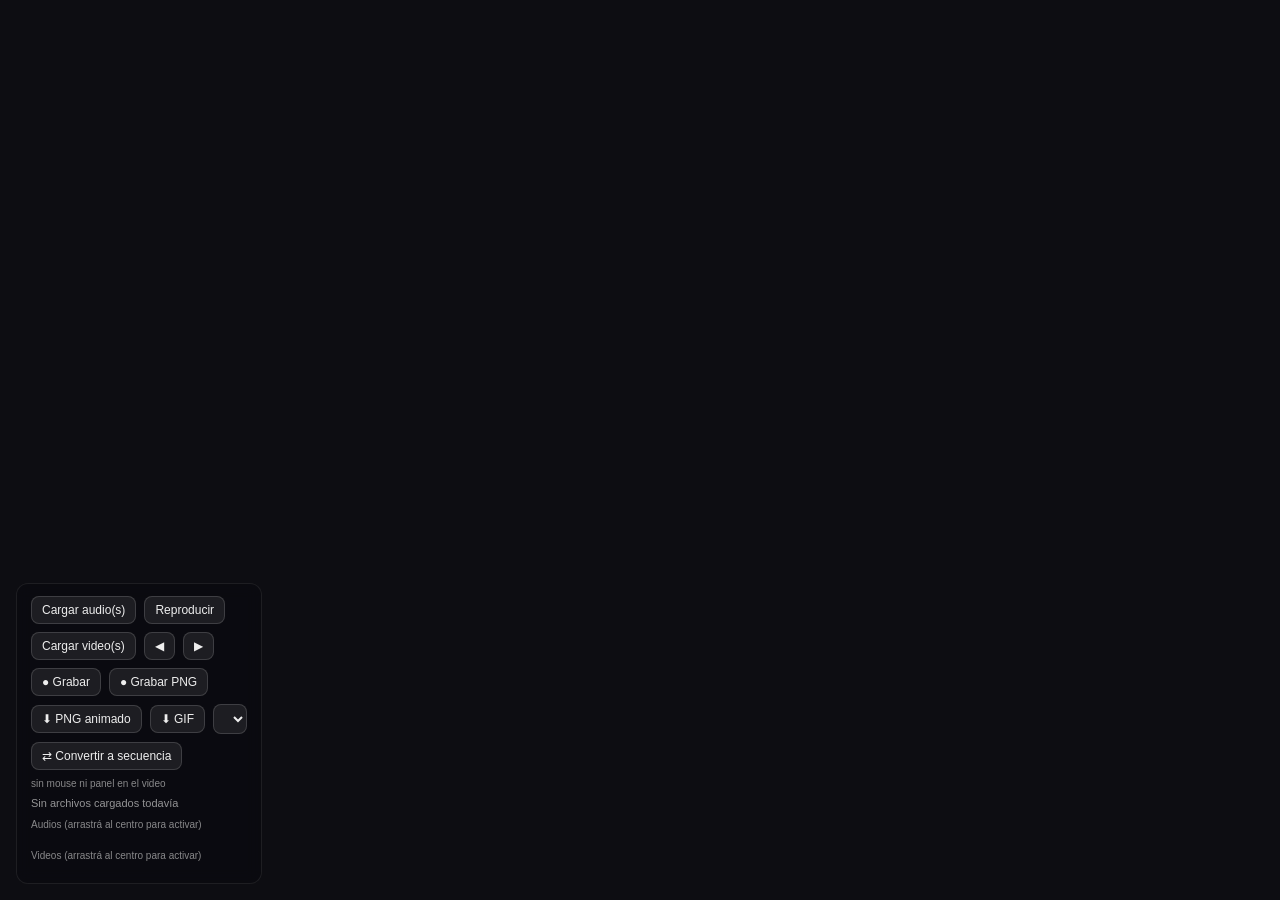
<file: index.html>
<!doctype html>
<html lang="es">
<head>
  <meta charset="UTF-8" />
  <meta name="viewport" content="width=device-width, initial-scale=1.0" />
  <title>Visualizador de sonido</title>
  <link rel="stylesheet" href="style.css?v=20261108195850" />
</head>
<body>
  <canvas id="stage"></canvas>
  <canvas id="overlay"></canvas>

  <div id="ui">
    <div class="row">
      <label class="fileBtn">
        Cargar audio(s)
        <input type="file" id="audioInput" accept="audio/*" multiple hidden />
      </label>
      <button id="playBtn">Reproducir</button>
    </div>
    <div class="row">
      <label class="fileBtn">
        Cargar video(s)
        <input type="file" id="videoInput" accept="video/*" multiple hidden />
      </label>
      <button id="prevVideo">◀</button>
      <button id="nextVideo">▶</button>
    </div>
    <div class="row">
      <button id="recBtn" title="Graba un video (el formato se elige en el panel, carpeta Grabación)">● Grabar</button>
      <button id="recPngBtn" title="Graba una imagen PNG por cuadro, con fondo transparente, mientras movés las cosas">● Grabar PNG</button>
    </div>
    <div class="row">
      <button id="pngBtn" title="Un solo archivo PNG que se mueve, con fondo transparente (solo los colores)">⬇ PNG animado</button>
      <button id="gifBtn" title="Un GIF animado: se mueve en cualquier lado">⬇ GIF</button>
      <select id="animDur" title="Cuánto dura la animación (PNG animado o GIF)"></select>
    </div>
    <div class="row">
      <label class="fileBtn" title="Elegí un PNG animado o un GIF que ya hiciste y lo convierte en la carpeta de imágenes (secuencia) que After Effects sí abre">
        ⇄ Convertir a secuencia
        <input type="file" id="convInput" accept="image/png,image/gif,image/webp,.png,.gif,.webp" hidden />
      </label>
    </div>
    <input type="file" id="presetInput" accept="application/json,.json" hidden />
    <div id="recInfo">sin mouse ni panel en el video</div>
    <div id="status">Sin archivos cargados todavía</div>

    <div class="mediaListTitle">Audios (arrastrá al centro para activar)</div>
    <div id="audioList" class="mediaList"></div>

    <div class="mediaListTitle">Videos (arrastrá al centro para activar)</div>
    <div id="videoList" class="mediaList"></div>
  </div>

  <div id="seqBar" hidden>
    <button id="seqPlay" title="Reproducir / pausar la línea de tiempo">▶</button>
    <div id="seqTrack" title="Click o arrastrá para ir a un momento. Click en una etapa para elegirla.">
      <div id="seqBlocks"></div>
      <div id="seqHead"></div>
    </div>
    <span id="seqTime">0.0 / 0.0 s</span>
  </div>

  <div id="animPreview" hidden>
    <div class="previewCard">
      <div class="previewTitle">Así quedó (se mueve):</div>
      <div class="previewStage"><img id="animImg" alt="vista previa de la animación" /></div>
      <div id="animInfo"></div>
      <div class="row">
        <button id="animSave">⬇ Guardar</button>
        <button id="animClose">Cerrar</button>
      </div>
    </div>
  </div>

  <script type="module" src="js/main.js?v=20261108195850"></script>
</body>
</html>
</file>
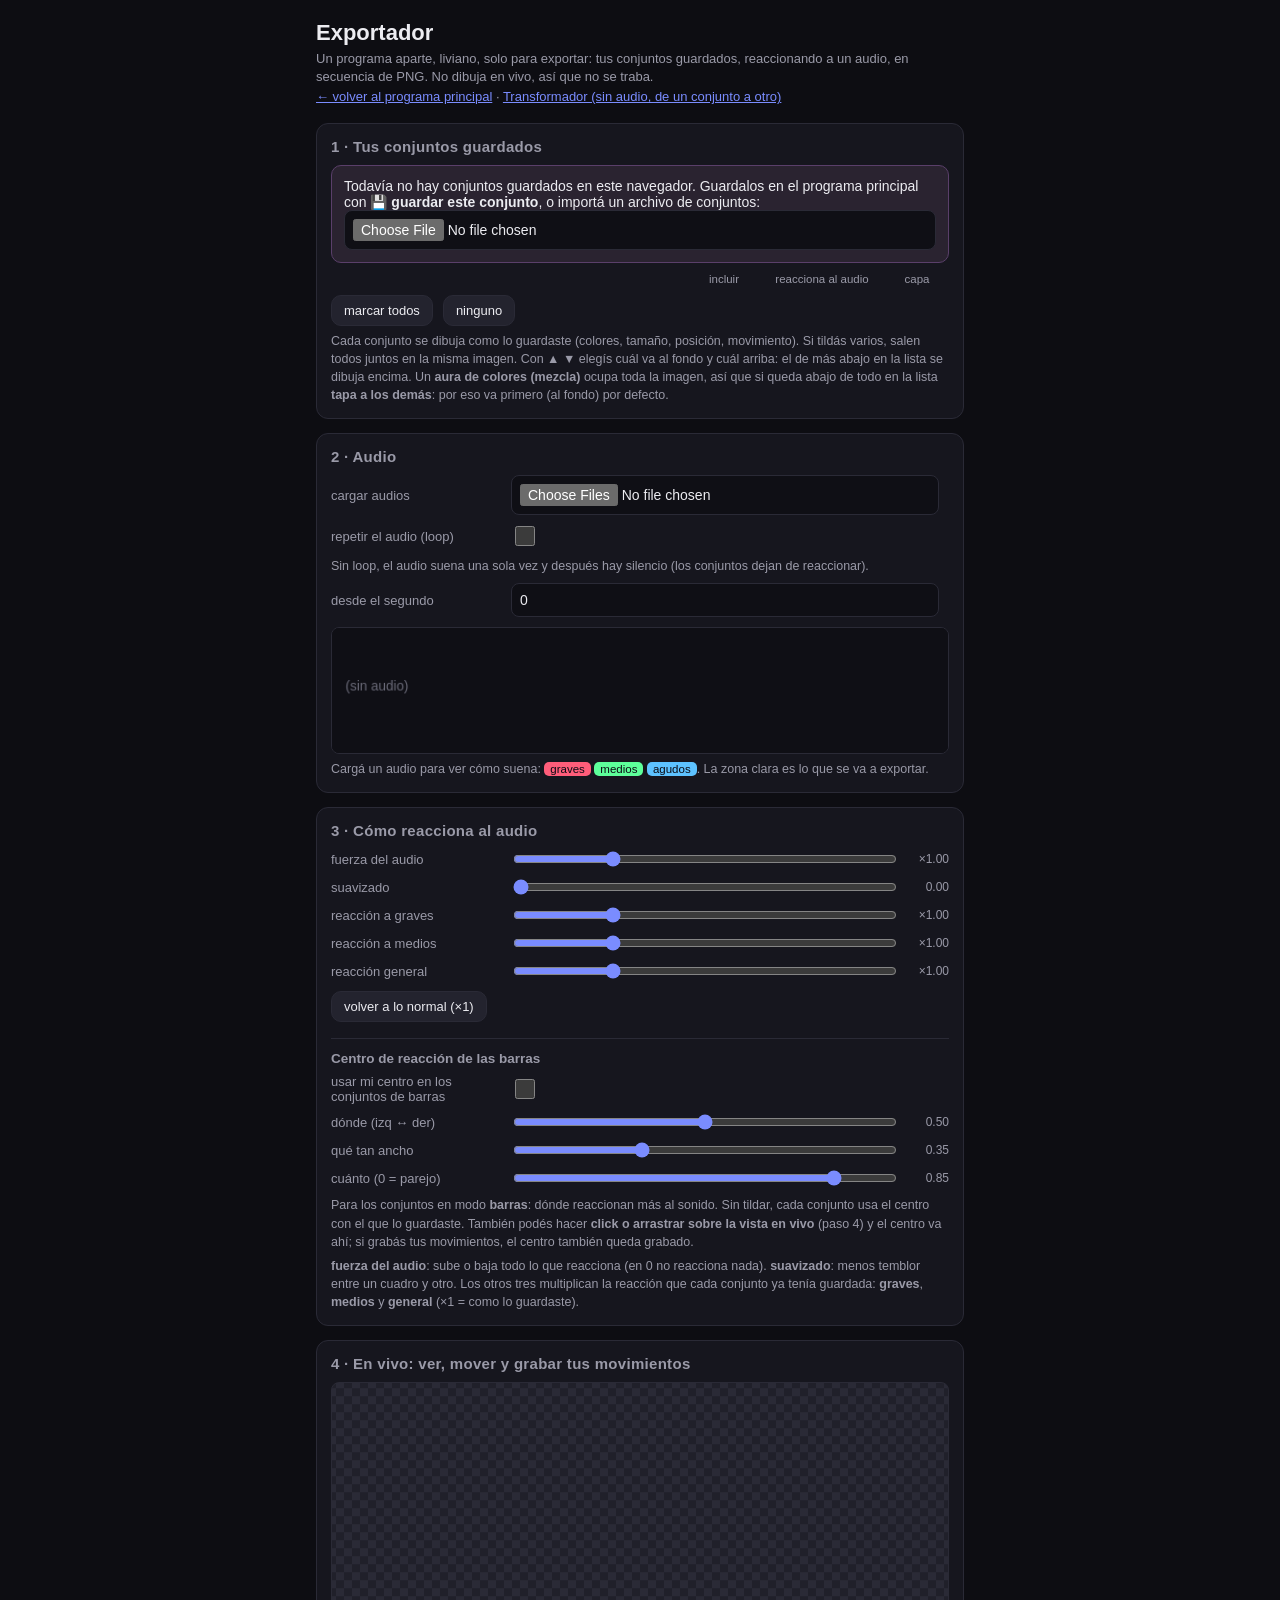
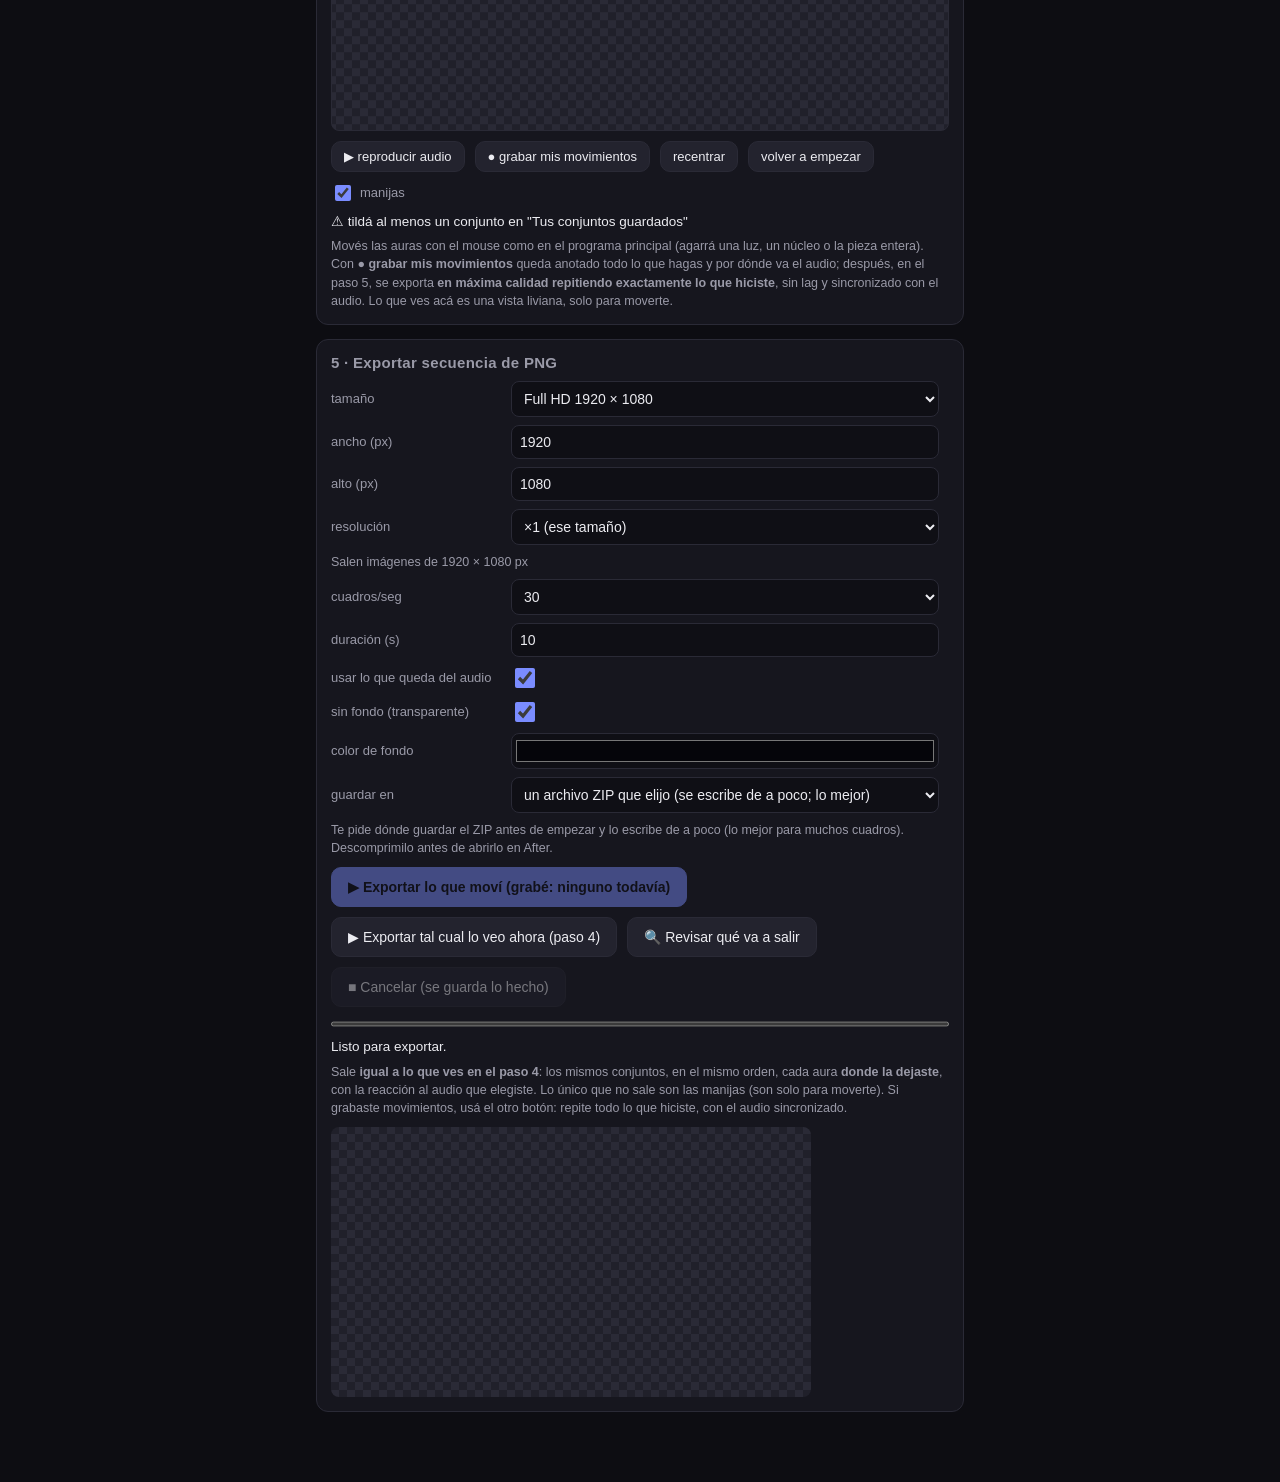
<file: exportador.html>
<!doctype html>
<html lang="es">
<head>
  <meta charset="UTF-8" />
  <meta name="viewport" content="width=device-width, initial-scale=1.0" />
  <title>Exportador</title>
  <link rel="stylesheet" href="exportador.css?v=20261108195850" />
</head>
<body>
  <main>
    <header>
      <h1>Exportador</h1>
      <p class="sub">Un programa aparte, liviano, solo para exportar: tus conjuntos guardados, reaccionando a un audio, en secuencia de PNG. No dibuja en vivo, así que no se traba.</p>
      <p class="sub"><a href="index.html">← volver al programa principal</a> · <a href="transformador.html">Transformador (sin audio, de un conjunto a otro)</a></p>
    </header>

    <!-- 1 · conjuntos guardados -->
    <section class="card">
      <h2>1 · Tus conjuntos guardados</h2>
      <p id="noPresets" class="aviso" hidden>
        Todavía no hay conjuntos guardados en este navegador. Guardalos en el programa principal con <b>💾 guardar este conjunto</b>, o importá un archivo de conjuntos:
        <input type="file" id="importFile" accept=".json,application/json" />
      </p>
      <div class="rowhead"><span></span><span>incluir</span><span>reacciona al audio</span><span>capa</span></div>
      <div id="conjList"></div>
      <div class="actions small">
        <button id="allOn">marcar todos</button>
        <button id="allOff">ninguno</button>
      </div>
      <p class="hint">Cada conjunto se dibuja como lo guardaste (colores, tamaño, posición, movimiento). Si tildás varios, salen todos juntos en la misma imagen. Con <b>▲ ▼</b> elegís cuál va al fondo y cuál arriba: el de más abajo en la lista se dibuja encima. Un <b>aura de colores (mezcla)</b> ocupa toda la imagen, así que si queda abajo de todo en la lista <b>tapa a los demás</b>: por eso va primero (al fondo) por defecto.</p>
    </section>

    <!-- 2 · audio -->
    <section class="card">
      <h2>2 · Audio</h2>
      <label class="row"><span>cargar audios</span><input type="file" id="audioIn" accept="audio/*" multiple /></label>
      <div id="audioList"></div>
      <label class="row"><span>repetir el audio (loop)</span><input type="checkbox" id="loop" /></label>
      <p class="hint" id="loopHint">Sin loop, el audio suena una sola vez y después hay silencio (los conjuntos dejan de reaccionar).</p>
      <label class="row"><span>desde el segundo</span><input type="number" id="offset" min="0" step="0.5" value="0" /></label>
      <canvas id="wave" width="640" height="130"></canvas>
      <p class="hint" id="waveHint">Cargá un audio para ver cómo suena: <span class="k kb">graves</span> <span class="k km">medios</span> <span class="k kt">agudos</span>. La zona clara es lo que se va a exportar.</p>
    </section>

    <!-- 3 · reacción -->
    <section class="card">
      <h2>3 · Cómo reacciona al audio</h2>
      <label class="row"><span>fuerza del audio</span><input type="range" id="gain" min="0" max="4" step="0.05" /><output id="gainOut"></output></label>
      <label class="row"><span>suavizado</span><input type="range" id="smooth" min="0" max="0.95" step="0.01" /><output id="smoothOut"></output></label>
      <label class="row"><span>reacción a graves</span><input type="range" id="kBass" min="0" max="4" step="0.05" /><output id="kBassOut"></output></label>
      <label class="row"><span>reacción a medios</span><input type="range" id="kMid" min="0" max="4" step="0.05" /><output id="kMidOut"></output></label>
      <label class="row"><span>reacción general</span><input type="range" id="kAll" min="0" max="4" step="0.05" /><output id="kAllOut"></output></label>
      <div class="actions small"><button id="resetReact">volver a lo normal (×1)</button></div>
      <h3>Centro de reacción de las barras</h3>
      <label class="row"><span>usar mi centro en los conjuntos de barras</span><input type="checkbox" id="fcOn" /></label>
      <label class="row"><span>dónde (izq ↔ der)</span><input type="range" id="fcX" min="0" max="1" step="0.01" /><output id="fcXOut"></output></label>
      <label class="row"><span>qué tan ancho</span><input type="range" id="fcW" min="0.03" max="1" step="0.01" /><output id="fcWOut"></output></label>
      <label class="row"><span>cuánto (0 = parejo)</span><input type="range" id="fcA" min="0" max="1" step="0.01" /><output id="fcAOut"></output></label>
      <p class="hint">Para los conjuntos en modo <b>barras</b>: dónde reaccionan más al sonido. Sin tildar, cada conjunto usa el centro con el que lo guardaste. También podés hacer <b>click o arrastrar sobre la vista en vivo</b> (paso 4) y el centro va ahí; si grabás tus movimientos, el centro también queda grabado.</p>
      <p class="hint">
        <b>fuerza del audio</b>: sube o baja todo lo que reacciona (en 0 no reacciona nada). <b>suavizado</b>: menos temblor entre un cuadro y otro.
        Los otros tres multiplican la reacción que cada conjunto ya tenía guardada: <b>graves</b>, <b>medios</b> y <b>general</b> (×1 = como lo guardaste).
      </p>
    </section>

    <!-- 4 · en vivo -->
    <section class="card">
      <h2>4 · En vivo: ver, mover y grabar tus movimientos</h2>
      <div class="livebox">
        <canvas id="live" width="640" height="360"></canvas>
        <canvas id="liveOv" width="640" height="360"></canvas>
      </div>
      <div class="actions small">
        <button id="playBtn">▶ reproducir audio</button>
        <button id="recMoves">● grabar mis movimientos</button>
        <button id="recenter">recentrar</button>
        <button id="restart">volver a empezar</button>
        <label class="inl"><input type="checkbox" id="handles" checked /> manijas</label>
      </div>
      <p class="status" id="liveInfo">Cargá un audio y tocá ▶ para ver cómo reacciona.</p>
      <p class="hint">
        Movés las auras con el mouse como en el programa principal (agarrá una luz, un núcleo o la pieza entera). Con <b>● grabar mis movimientos</b> queda anotado todo lo que hagas
        y por dónde va el audio; después, en el paso 5, se exporta <b>en máxima calidad repitiendo exactamente lo que hiciste</b>, sin lag y sincronizado con el audio.
        Lo que ves acá es una vista liviana, solo para moverte.
      </p>
    </section>

    <!-- 5 · exportar -->
    <section class="card">
      <h2>5 · Exportar secuencia de PNG</h2>
      <label class="row"><span>tamaño</span>
        <select id="preset">
          <option value="1920x1080">Full HD 1920 × 1080</option>
          <option value="1280x720">HD 1280 × 720</option>
          <option value="3840x2160">4K 3840 × 2160</option>
          <option value="1080x1920">vertical 1080 × 1920</option>
          <option value="1080x1080">cuadrado 1080 × 1080</option>
          <option value="custom">personalizado</option>
        </select>
      </label>
      <label class="row"><span>ancho (px)</span><input type="number" id="w" min="64" max="32000" step="2" /></label>
      <label class="row"><span>alto (px)</span><input type="number" id="h" min="64" max="16000" step="2" /></label>
      <label class="row"><span>resolución</span>
        <select id="scale"><option value="1">×1 (ese tamaño)</option><option value="2">×2 (el doble)</option><option value="3">×3</option><option value="4">×4 (muy pesado)</option></select>
      </label>
      <p class="hint" id="finalSize"></p>
      <label class="row"><span>cuadros/seg</span>
        <select id="fps"><option value="24">24</option><option value="30">30</option><option value="60">60</option></select>
      </label>
      <label class="row"><span>duración (s)</span><input type="number" id="secs" min="0.5" max="1800" step="0.5" /></label>
      <label class="row"><span>usar lo que queda del audio</span><input type="checkbox" id="useAudioLen" /></label>
      <label class="row"><span>sin fondo (transparente)</span><input type="checkbox" id="transparent" /></label>
      <label class="row" id="bgRow"><span>color de fondo</span><input type="color" id="bg" /></label>
      <label class="row"><span>guardar en</span>
        <select id="dest">
          <option value="zipfile">un archivo ZIP que elijo (se escribe de a poco; lo mejor)</option>
          <option value="zip">un ZIP que se descarga solo (se arma en memoria)</option>
          <option value="folder">una carpeta que elijo</option>
        </select>
      </label>
      <p class="hint" id="destHint"></p>
      <div class="actions">
        <button id="goMoves" class="primary" disabled>▶ Exportar lo que moví (grabé: ninguno todavía)</button>
        <button id="go">▶ Exportar tal cual lo veo ahora (paso 4)</button>
        <button id="check">🔍 Revisar qué va a salir</button>
        <button id="cancel" disabled>■ Cancelar (se guarda lo hecho)</button>
      </div>
      <pre id="report" class="report" hidden></pre>
      <progress id="bar" value="0" max="1"></progress>
      <p id="status" class="status">Listo para exportar.</p>
      <p class="hint">Sale <b>igual a lo que ves en el paso 4</b>: los mismos conjuntos, en el mismo orden, cada aura <b>donde la dejaste</b>, con la reacción al audio que elegiste. Lo único que no sale son las manijas (son solo para moverte). Si grabaste movimientos, usá el otro botón: repite todo lo que hiciste, con el audio sincronizado.</p>
      <canvas id="preview" width="320" height="180"></canvas>
    </section>
  </main>
  <script type="module" src="js/exportador.js?v=20261108195850"></script>
</body>
</html>
</file>
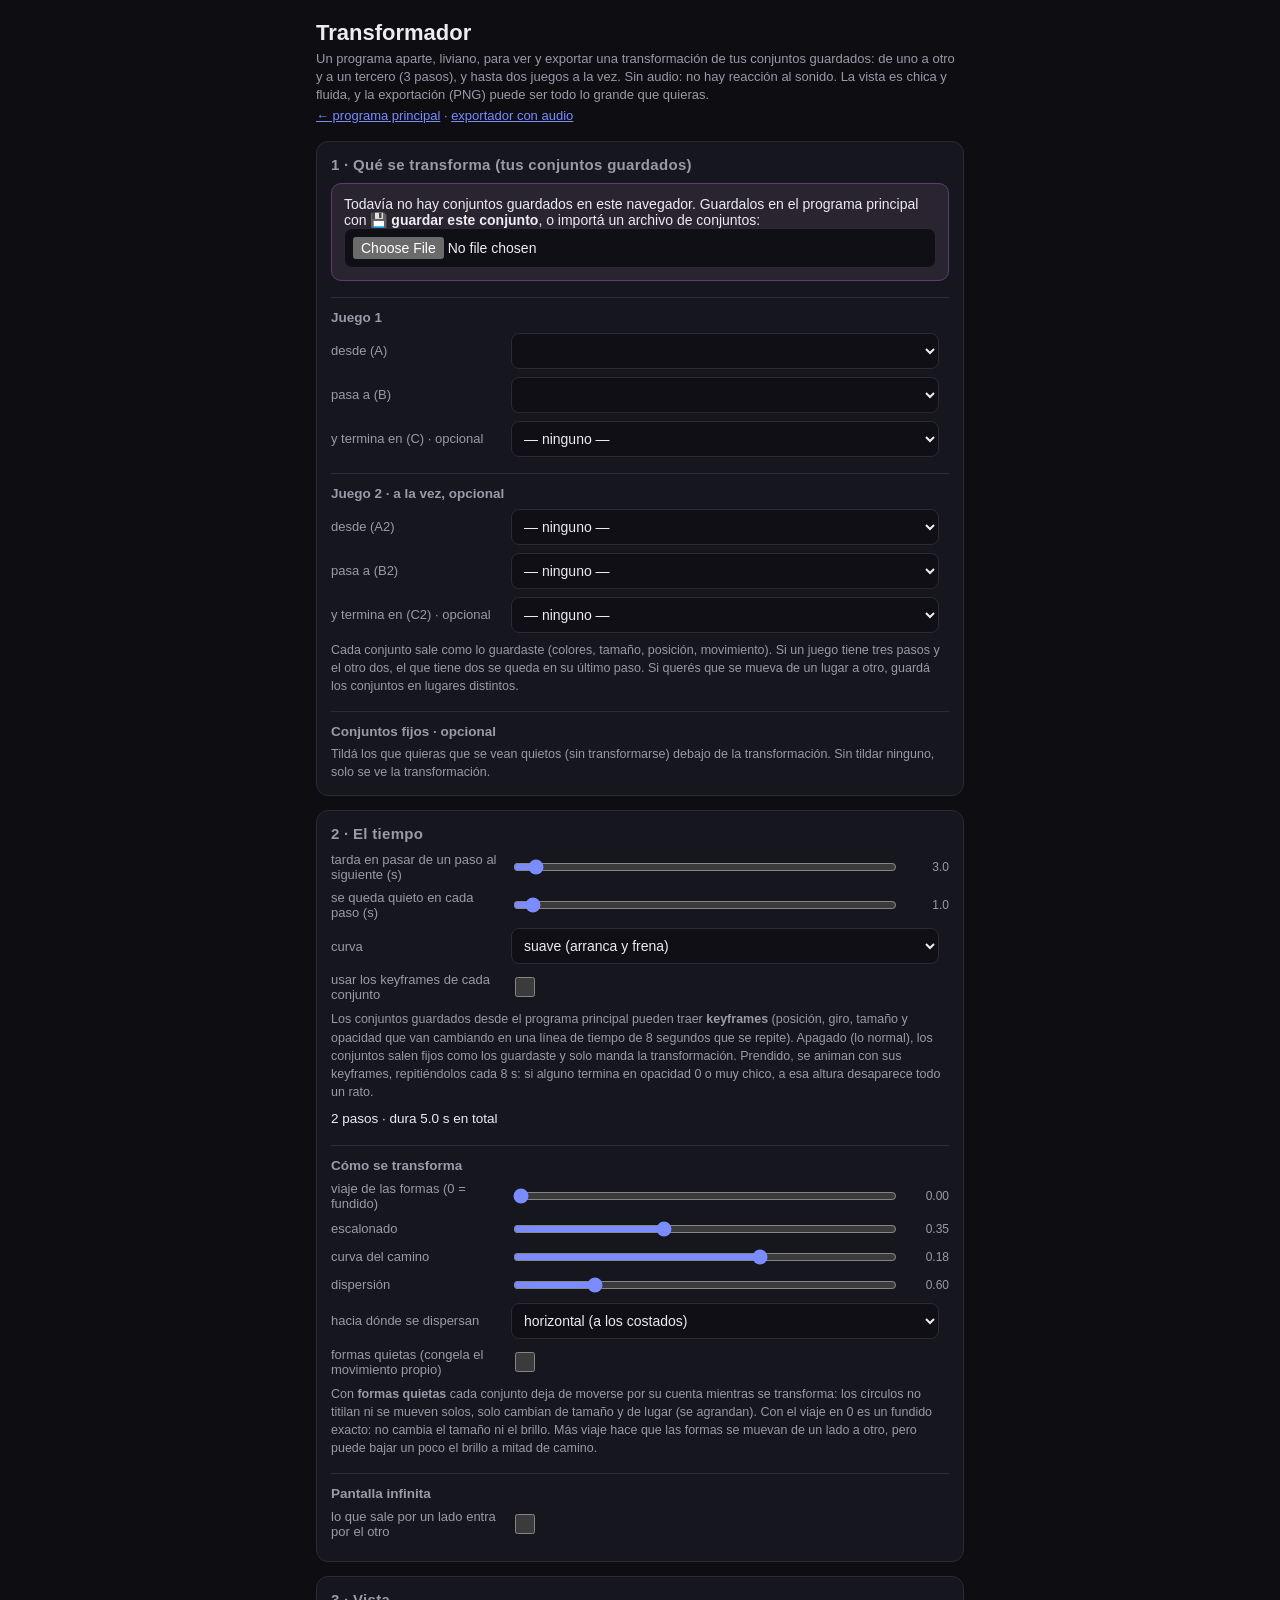
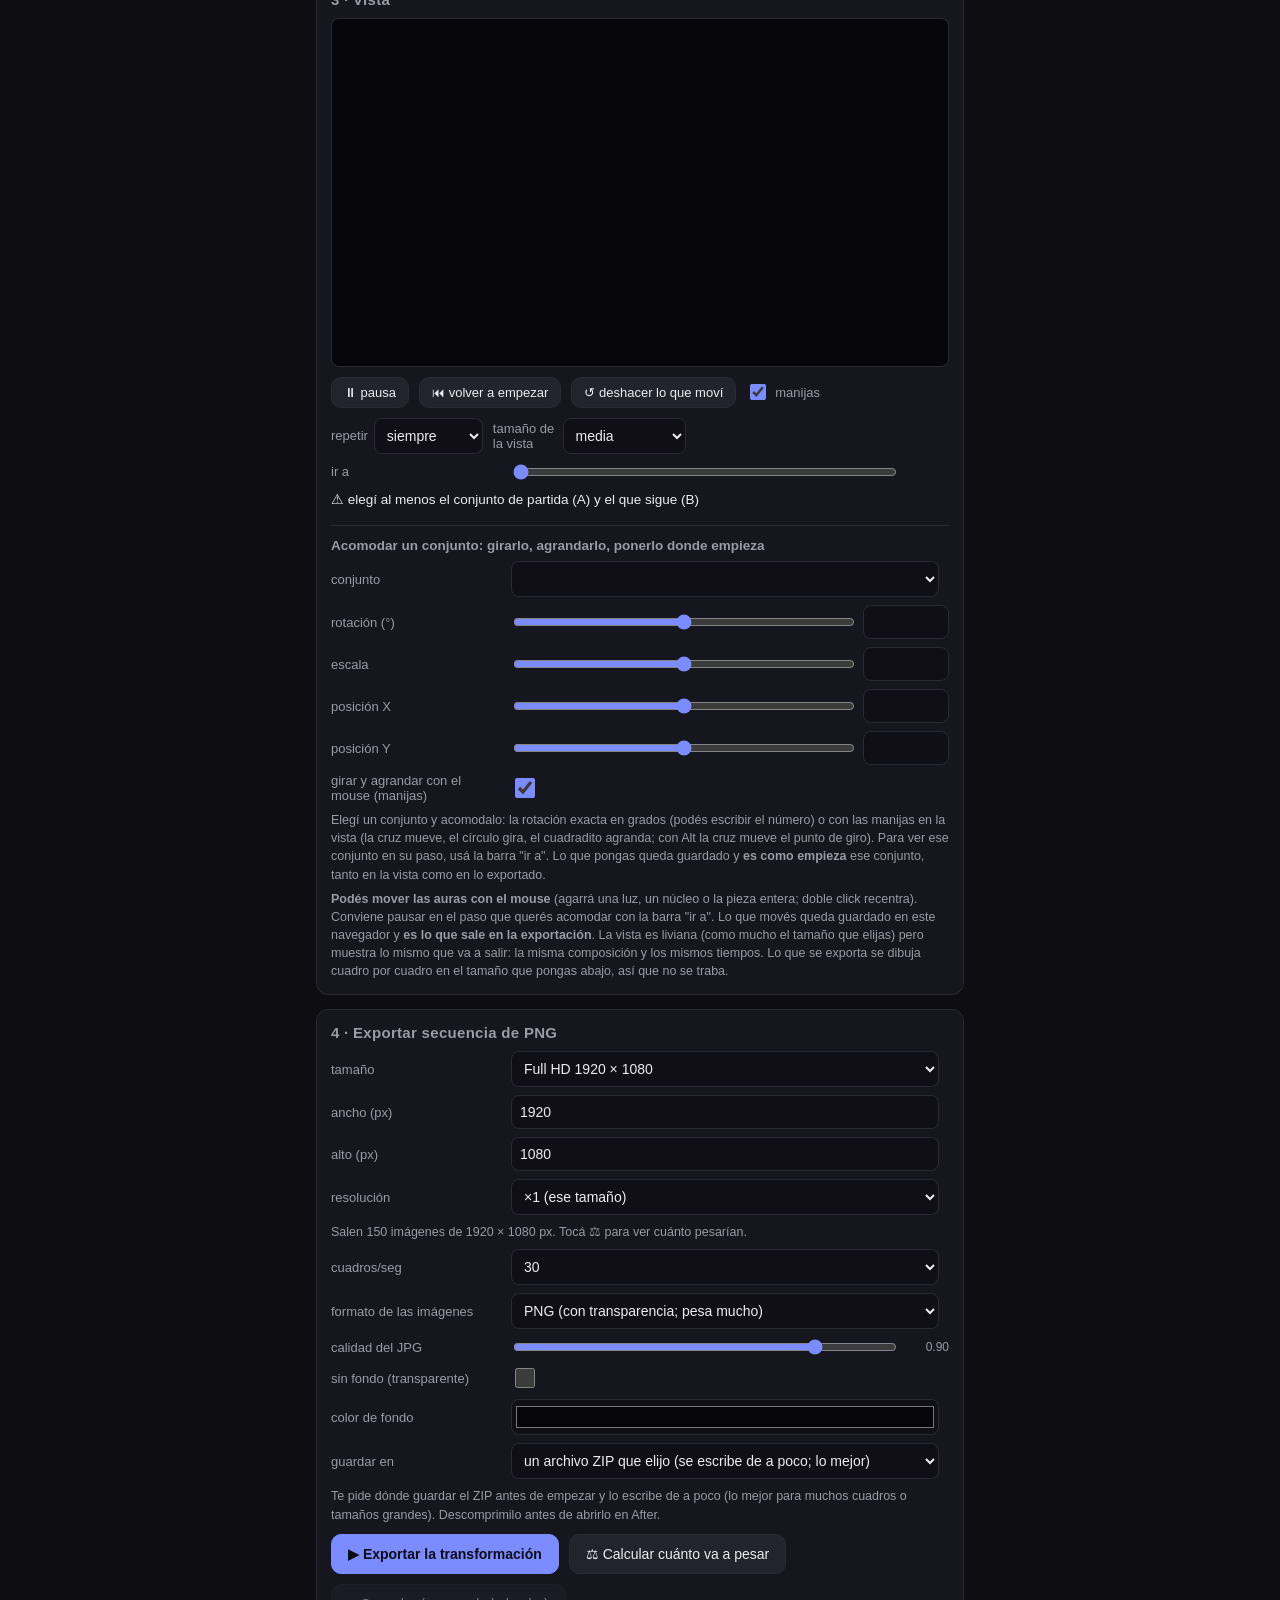
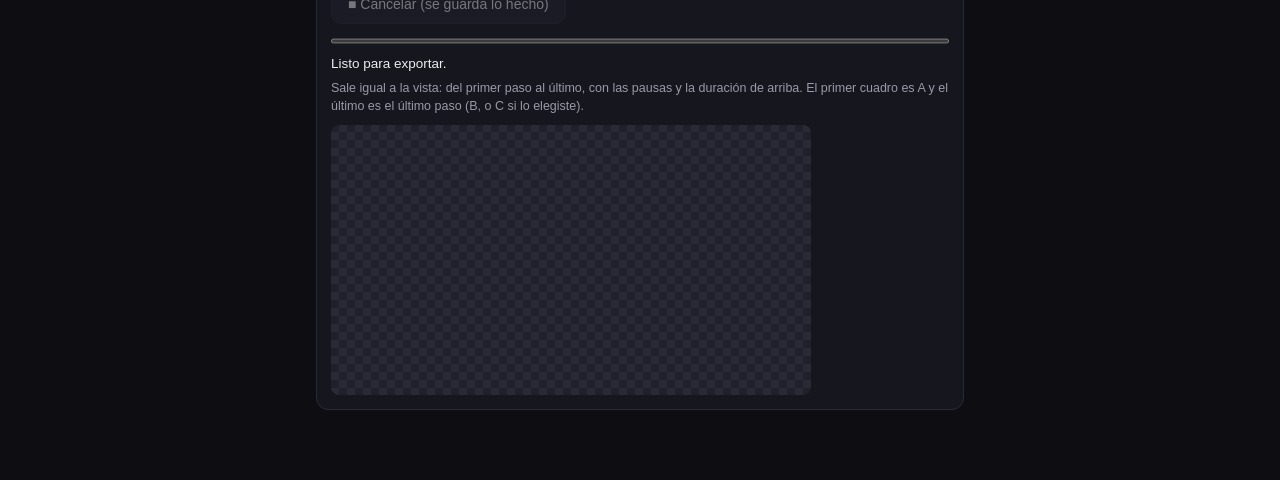
<file: transformador.html>
<!doctype html>
<html lang="es">
<head>
  <meta charset="UTF-8" />
  <meta name="viewport" content="width=device-width, initial-scale=1.0" />
  <title>Transformador</title>
  <link rel="stylesheet" href="exportador.css?v=20261108195850" />
</head>
<body>
  <main>
    <header>
      <h1>Transformador</h1>
      <p class="sub">Un programa aparte, liviano, para ver y exportar una transformación de tus conjuntos guardados: de uno a otro y a un tercero (3 pasos), y hasta dos juegos a la vez. Sin audio: no hay reacción al sonido. La vista es chica y fluida, y la exportación (PNG) puede ser todo lo grande que quieras.</p>
      <p class="sub"><a href="index.html">← programa principal</a> · <a href="exportador.html">exportador con audio</a></p>
    </header>

    <!-- 1 · qué se transforma -->
    <section class="card">
      <h2>1 · Qué se transforma (tus conjuntos guardados)</h2>
      <p id="noPresets" class="aviso" hidden>
        Todavía no hay conjuntos guardados en este navegador. Guardalos en el programa principal con <b>💾 guardar este conjunto</b>, o importá un archivo de conjuntos:
        <input type="file" id="importFile" accept=".json,application/json" />
      </p>
      <h3>Juego 1</h3>
      <label class="row"><span>desde (A)</span><select id="sa"></select></label>
      <label class="row"><span>pasa a (B)</span><select id="sb"></select></label>
      <label class="row"><span>y termina en (C) · opcional</span><select id="sc"></select></label>
      <h3>Juego 2 · a la vez, opcional</h3>
      <label class="row"><span>desde (A2)</span><select id="sa2"></select></label>
      <label class="row"><span>pasa a (B2)</span><select id="sb2"></select></label>
      <label class="row"><span>y termina en (C2) · opcional</span><select id="sc2"></select></label>
      <p class="hint">Cada conjunto sale como lo guardaste (colores, tamaño, posición, movimiento). Si un juego tiene tres pasos y el otro dos, el que tiene dos se queda en su último paso. Si querés que se mueva de un lugar a otro, guardá los conjuntos en lugares distintos.</p>
      <h3>Conjuntos fijos · opcional</h3>
      <p class="hint">Tildá los que quieras que se vean quietos (sin transformarse) debajo de la transformación. Sin tildar ninguno, solo se ve la transformación.</p>
      <div id="fixList"></div>
    </section>

    <!-- 2 · tiempo -->
    <section class="card">
      <h2>2 · El tiempo</h2>
      <label class="row"><span>tarda en pasar de un paso al siguiente (s)</span><input type="range" id="trans" min="0.5" max="60" step="0.5" /><output id="transOut"></output></label>
      <label class="row"><span>se queda quieto en cada paso (s)</span><input type="range" id="hold" min="0" max="30" step="0.5" /><output id="holdOut"></output></label>
      <label class="row"><span>curva</span>
        <select id="ease"><option value="smooth">suave (arranca y frena)</option><option value="linear">constante</option></select>
      </label>
      <label class="row"><span>usar los keyframes de cada conjunto</span><input type="checkbox" id="keysOn" /></label>
      <p class="hint">Los conjuntos guardados desde el programa principal pueden traer <b>keyframes</b> (posición, giro, tamaño y opacidad que van cambiando en una línea de tiempo de 8 segundos que se repite). Apagado (lo normal), los conjuntos salen fijos como los guardaste y solo manda la transformación. Prendido, se animan con sus keyframes, repitiéndolos cada 8 s: si alguno termina en opacidad 0 o muy chico, a esa altura desaparece todo un rato.</p>
      <p class="status" id="totalInfo"></p>
      <h3>Cómo se transforma</h3>
      <label class="row"><span>viaje de las formas (0 = fundido)</span><input type="range" id="travel" min="0" max="1" step="0.05" /><output id="travelOut"></output></label>
      <label class="row"><span>escalonado</span><input type="range" id="stagger" min="0" max="0.9" step="0.05" /><output id="staggerOut"></output></label>
      <label class="row"><span>curva del camino</span><input type="range" id="swirl" min="-0.6" max="0.6" step="0.02" /><output id="swirlOut"></output></label>
      <label class="row"><span>dispersión</span><input type="range" id="scatter" min="0" max="3" step="0.05" /><output id="scatterOut"></output></label>
      <label class="row"><span>hacia dónde se dispersan</span>
        <select id="scatterDir"><option value="horizontal">horizontal (a los costados)</option><option value="all">para todos lados</option></select>
      </label>
      <label class="row"><span>formas quietas (congela el movimiento propio)</span><input type="checkbox" id="still" /></label>
      <p class="hint">Con <b>formas quietas</b> cada conjunto deja de moverse por su cuenta mientras se transforma: los círculos no titilan ni se mueven solos, solo cambian de tamaño y de lugar (se agrandan). Con el viaje en 0 es un fundido exacto: no cambia el tamaño ni el brillo. Más viaje hace que las formas se muevan de un lado a otro, pero puede bajar un poco el brillo a mitad de camino.</p>
      <h3>Pantalla infinita</h3>
      <label class="row"><span>lo que sale por un lado entra por el otro</span><input type="checkbox" id="wrap" /></label>
    </section>

    <!-- 3 · vista -->
    <section class="card">
      <h2>3 · Vista</h2>
      <div class="livebox"><canvas id="live" width="640" height="360"></canvas><canvas id="liveOv" width="640" height="360"></canvas></div>
      <div class="actions small">
        <button id="playBtn">▶ reproducir</button>
        <button id="restart">⏮ volver a empezar</button>
        <button id="resetMoves">↺ deshacer lo que moví</button>
        <label class="inl"><input type="checkbox" id="handles" checked /> manijas</label>
        <label class="inl">repetir <select id="repeat"><option value="loop">siempre</option><option value="once">una vez</option><option value="pingpong">ida y vuelta</option></select></label>
        <label class="inl">tamaño de la vista <select id="vsize"><option value="480">chica</option><option value="720">media</option><option value="1080">grande</option></select></label>
      </div>
      <label class="row"><span>ir a</span><input type="range" id="scrub" min="0" max="1" step="0.01" value="0" /><output id="scrubOut"></output></label>
      <p class="status" id="liveInfo"></p>
      <h3>Acomodar un conjunto: girarlo, agrandarlo, ponerlo donde empieza</h3>
      <label class="row"><span>conjunto</span><select id="fitSel"></select></label>
      <label class="row"><span>rotación (°)</span><input type="range" id="fitRot" min="-360" max="360" step="0.5" /><input type="number" id="fitRotN" min="-3600" max="3600" step="0.5" style="width: 86px" /></label>
      <label class="row"><span>escala</span><input type="range" id="fitScale" min="0.05" max="5" step="0.01" /><input type="number" id="fitScaleN" min="0.05" max="20" step="0.01" style="width: 86px" /></label>
      <label class="row"><span>posición X</span><input type="range" id="fitX" min="-2000" max="2000" step="1" /><input type="number" id="fitXN" step="1" style="width: 86px" /></label>
      <label class="row"><span>posición Y</span><input type="range" id="fitY" min="-1000" max="1000" step="1" /><input type="number" id="fitYN" step="1" style="width: 86px" /></label>
      <label class="row"><span>girar y agrandar con el mouse (manijas)</span><input type="checkbox" id="gizmoOn" /></label>
      <p class="hint">Elegí un conjunto y acomodalo: la rotación exacta en grados (podés escribir el número) o con las manijas en la vista (la cruz mueve, el círculo gira, el cuadradito agranda; con Alt la cruz mueve el punto de giro). Para ver ese conjunto en su paso, usá la barra "ir a". Lo que pongas queda guardado y <b>es como empieza</b> ese conjunto, tanto en la vista como en lo exportado.</p>
      <p class="hint"><b>Podés mover las auras con el mouse</b> (agarrá una luz, un núcleo o la pieza entera; doble click recentra). Conviene pausar en el paso que querés acomodar con la barra "ir a". Lo que movés queda guardado en este navegador y <b>es lo que sale en la exportación</b>. La vista es liviana (como mucho el tamaño que elijas) pero muestra lo mismo que va a salir: la misma composición y los mismos tiempos. Lo que se exporta se dibuja cuadro por cuadro en el tamaño que pongas abajo, así que no se traba.</p>
    </section>

    <!-- 4 · exportar -->
    <section class="card">
      <h2>4 · Exportar secuencia de PNG</h2>
      <label class="row"><span>tamaño</span>
        <select id="preset">
          <option value="1920x1080">Full HD 1920 × 1080</option>
          <option value="1280x720">HD 1280 × 720</option>
          <option value="3840x2160">4K 3840 × 2160</option>
          <option value="7680x4320">8K 7680 × 4320</option>
          <option value="1080x1920">vertical 1080 × 1920</option>
          <option value="1080x1080">cuadrado 1080 × 1080</option>
          <option value="custom">personalizado</option>
        </select>
      </label>
      <label class="row"><span>ancho (px)</span><input type="number" id="w" min="64" max="32000" step="2" /></label>
      <label class="row"><span>alto (px)</span><input type="number" id="h" min="64" max="16000" step="2" /></label>
      <label class="row"><span>resolución</span>
        <select id="scale"><option value="0.25">×¼ (la cuarta parte de los píxeles por lado: muy liviano)</option><option value="0.5">×½ (la mitad por lado: 4 veces menos peso)</option><option value="1">×1 (ese tamaño)</option><option value="2">×2 (el doble)</option><option value="3">×3</option><option value="4">×4 (muy pesado)</option></select>
      </label>
      <p class="hint" id="finalSize"></p>
      <label class="row"><span>cuadros/seg</span>
        <select id="fps"><option value="24">24</option><option value="30">30</option><option value="60">60</option></select>
      </label>
      <label class="row"><span>formato de las imágenes</span>
        <select id="format"><option value="png">PNG (con transparencia; pesa mucho)</option><option value="jpg">JPG (sin transparencia; pesa mucho menos)</option></select>
      </label>
      <label class="row" id="qualRow"><span>calidad del JPG</span><input type="range" id="quality" min="0.5" max="1" step="0.01" /><output id="qualityOut"></output></label>
      <label class="row"><span>sin fondo (transparente)</span><input type="checkbox" id="transparent" /></label>
      <label class="row" id="bgRow"><span>color de fondo</span><input type="color" id="bg" /></label>
      <label class="row"><span>guardar en</span>
        <select id="dest">
          <option value="zipfile">un archivo ZIP que elijo (se escribe de a poco; lo mejor)</option>
          <option value="zip">un ZIP que se descarga solo (se arma en memoria)</option>
          <option value="folder">una carpeta que elijo</option>
        </select>
      </label>
      <p class="hint" id="destHint"></p>
      <div class="actions">
        <button id="go" class="primary">▶ Exportar la transformación</button>
        <button id="weigh">⚖ Calcular cuánto va a pesar</button>
        <button id="cancel" disabled>■ Cancelar (se guarda lo hecho)</button>
      </div>
      <progress id="bar" value="0" max="1"></progress>
      <p id="status" class="status">Listo para exportar.</p>
      <p class="hint">Sale igual a la vista: del primer paso al último, con las pausas y la duración de arriba. El primer cuadro es A y el último es el último paso (B, o C si lo elegiste).</p>
      <canvas id="preview" width="320" height="180"></canvas>
    </section>
  </main>
  <script type="module" src="js/transformador.js?v=20261108195850"></script>
</body>
</html>
</file>
<file: style.css>
* { box-sizing: border-box; }

html, body {
  margin: 0;
  padding: 0;
  width: 100%;
  height: 100%;
  background: #0d0d12;
  overflow: hidden;
  font-family: -apple-system, BlinkMacSystemFont, "Segoe UI", sans-serif;
}

/* el lienzo tiene un tamaño fijo (el de la composición, ver "Lienzo" en el
   panel) y main.js le pone el tamaño con el que se MUESTRA para que entre en
   la ventana; queda centrado, y el resto de la pantalla es "mesa de trabajo" */
#stage {
  position: fixed;
  left: 50%;
  top: 50%;
  transform: translate(-50%, -50%);
  display: block;
}

/* capa de encima: manijas y gizmo. Se ve en pantalla pero NO forma parte del
   canvas, así que nunca queda en lo que se graba o exporta. No recibe el mouse. */
#overlay {
  position: fixed;
  left: 50%;
  top: 50%;
  transform: translate(-50%, -50%);
  pointer-events: none;
  display: block;
}

/* mientras se graba con fondo transparente, se ve un damero detrás: así se nota qué es transparente */
#stage.transparent {
  background-color: #2a2a35;
  background-image: linear-gradient(45deg, #34343f 25%, transparent 25%, transparent 75%, #34343f 75%),
    linear-gradient(45deg, #34343f 25%, transparent 25%, transparent 75%, #34343f 75%);
  background-size: 20px 20px;
  background-position: 0 0, 10px 10px;
}

#stage.artboard {
  box-shadow: 0 0 0 1px rgba(255, 255, 255, 0.18), 0 10px 50px rgba(0, 0, 0, 0.6);
}

/* panel de archivos y transporte (el panel de sliders lo dibuja Tweakpane aparte) */
#ui {
  position: fixed;
  left: 16px;
  bottom: 16px;
  z-index: 10;
  background: rgba(10, 10, 16, 0.55);
  backdrop-filter: blur(8px);
  border: 1px solid rgba(255, 255, 255, 0.08);
  border-radius: 12px;
  padding: 12px 14px;
  color: #eee;
  font-size: 13px;
  display: flex;
  flex-direction: column;
  gap: 8px;
  max-width: 280px;
}

.row {
  display: flex;
  gap: 8px;
  align-items: center;
}

.fileBtn,
button {
  background: rgba(255, 255, 255, 0.08);
  border: 1px solid rgba(255, 255, 255, 0.15);
  color: #eee;
  padding: 6px 10px;
  border-radius: 8px;
  font-size: 12px;
  cursor: pointer;
  transition: background 0.15s;
}

#animDur {
  background: rgba(255, 255, 255, 0.08);
  border: 1px solid rgba(255, 255, 255, 0.15);
  color: #eee;
  padding: 6px 6px;
  border-radius: 8px;
  font-size: 12px;
  cursor: pointer;
}

#animDur option {
  color: #111;
}

.fileBtn:hover,
button:hover {
  background: rgba(255, 255, 255, 0.18);
}

#status {
  opacity: 0.6;
  font-size: 11px;
}

#recInfo {
  opacity: 0.55;
  font-size: 10px;
}

#recBtn.recording,
#recPngBtn.recording {
  background: rgba(220, 40, 60, 0.35);
  border-color: rgba(255, 90, 110, 0.8);
}

/* el panel de sliders (Tweakpane) es más alto que la pantalla cuando hay
   carpetas abiertas: se le da scroll propio para poder llegar a todo */
.tp-dfwv {
  max-height: calc(100vh - 16px);
  overflow-y: auto;
  overscroll-behavior: contain;
}

.tp-dfwv::-webkit-scrollbar {
  width: 6px;
}

.tp-dfwv::-webkit-scrollbar-thumb {
  background: rgba(255, 255, 255, 0.25);
  border-radius: 3px;
}

.mediaListTitle {
  font-size: 10px;
  opacity: 0.55;
  margin-top: 2px;
}

.mediaList {
  display: flex;
  gap: 6px;
  overflow-x: auto;
  max-width: 260px;
  padding-bottom: 2px;
}

.mediaChip {
  position: relative;
  flex: 0 0 auto;
  width: 56px;
  height: 40px;
  border-radius: 6px;
  background-color: #1c1c26;
  background-size: cover;
  background-position: center;
  border: 1px solid rgba(255, 255, 255, 0.15);
  cursor: grab;
  display: flex;
  align-items: center;
  justify-content: center;
  font-size: 16px;
  overflow: hidden;
}

.mediaChip:active {
  cursor: grabbing;
}

.mediaChip.active {
  border-color: #7ecbff;
  box-shadow: 0 0 0 1px #7ecbff;
}

.mediaChip .chipLabel {
  position: absolute;
  left: 0;
  right: 0;
  bottom: 0;
  background: rgba(0, 0, 0, 0.6);
  color: #fff;
  font-size: 8px;
  line-height: 1.4;
  padding: 0 3px;
  white-space: nowrap;
  overflow: hidden;
  text-overflow: ellipsis;
}

/* se prende cuando estás arrastrando una miniatura por encima del canvas */
#stage.dropping {
  outline: 3px dashed rgba(255, 255, 255, 0.5);
  outline-offset: -10px;
}

/* vista previa de la animación exportada (PNG animado o GIF) */
#animPreview {
  position: fixed;
  inset: 0;
  z-index: 100;
  display: flex;
  align-items: center;
  justify-content: center;
  background: rgba(5, 5, 10, 0.72);
  backdrop-filter: blur(6px);
}

#animPreview[hidden] {
  display: none;
}

.previewCard {
  background: #16161f;
  border: 1px solid rgba(255, 255, 255, 0.14);
  border-radius: 14px;
  padding: 14px 16px;
  color: #eee;
  font-size: 13px;
  display: flex;
  flex-direction: column;
  gap: 10px;
  max-width: min(92vw, 900px);
}

.previewTitle {
  font-weight: 600;
}

/* cuadrículas de fondo: así se nota la transparencia */
.previewStage {
  background-color: #2a2a35;
  background-image: linear-gradient(45deg, #34343f 25%, transparent 25%, transparent 75%, #34343f 75%),
    linear-gradient(45deg, #34343f 25%, transparent 25%, transparent 75%, #34343f 75%);
  background-size: 16px 16px;
  background-position: 0 0, 8px 8px;
  border-radius: 8px;
  display: flex;
  justify-content: center;
  overflow: auto;
  max-height: 70vh;
}

#animImg {
  display: block;
  max-width: 100%;
  height: auto;
}

#animInfo {
  opacity: 0.7;
  font-size: 12px;
}

/* línea de tiempo de etapas: barra abajo, entre el panel de archivos y el de controles */
#seqBar {
  position: fixed;
  left: 310px;
  right: 340px;
  bottom: 16px;
  z-index: 10;
  display: flex;
  align-items: center;
  gap: 10px;
  padding: 8px 12px;
  background: rgba(10, 10, 16, 0.65);
  backdrop-filter: blur(8px);
  border: 1px solid rgba(255, 255, 255, 0.1);
  border-radius: 12px;
  color: #eee;
  font-size: 12px;
}
#seqBar[hidden] { display: none; }
#seqTrack {
  position: relative;
  flex: 1;
  height: 38px;
  border-radius: 8px;
  overflow: hidden;
  background: rgba(255, 255, 255, 0.06);
  cursor: pointer;
  touch-action: none;
}
#seqBlocks { display: flex; height: 100%; }
#seqBlocks .blk {
  height: 100%;
  min-width: 2px;
  padding: 0 6px;
  display: flex;
  align-items: center;
  overflow: hidden;
  white-space: nowrap;
  font-size: 11px;
  color: rgba(255, 255, 255, 0.92);
  border-right: 1px solid rgba(0, 0, 0, 0.35);
}
#seqBlocks .blk.sel { box-shadow: inset 0 0 0 2px #fff; }
#seqHead {
  position: absolute;
  top: 0;
  bottom: 0;
  width: 2px;
  background: #fff;
  box-shadow: 0 0 6px rgba(255, 255, 255, 0.9);
  pointer-events: none;
}
#seqTime { min-width: 84px; text-align: right; font-variant-numeric: tabular-nums; }
@media (max-width: 900px) { #seqBar { left: 16px; right: 16px; bottom: 210px; } }

/* contador de cuadros por segundo (Rendimiento) */
#fpsMeter {
  position: fixed;
  left: 12px;
  top: 10px;
  z-index: 20;
  font: 12px ui-monospace, Menlo, monospace;
  color: #9fffa8;
  background: rgba(0, 0, 0, 0.6);
  padding: 4px 8px;
  border-radius: 6px;
  pointer-events: none;
}
#fpsMeter[hidden] { display: none; }
</file>
<file: exportador.css>
:root { color-scheme: dark; --bg: #0d0d12; --card: #16161e; --line: #2a2a36; --fg: #ececf1; --dim: #9a9aa8; --acc: #7a8cff; }
* { box-sizing: border-box; }
html, body { margin: 0; background: var(--bg); color: var(--fg); font-family: -apple-system, BlinkMacSystemFont, "Segoe UI", sans-serif; font-size: 15px; }
main { max-width: 680px; margin: 0 auto; padding: 20px 16px 70px; display: grid; gap: 14px; }
h1 { margin: 0 0 4px; font-size: 22px; }
h2 { margin: 0 0 10px; font-size: 15px; letter-spacing: 0.02em; color: var(--dim); font-weight: 600; }
.sub { margin: 2px 0; color: var(--dim); font-size: 13px; line-height: 1.4; }
a { color: var(--acc); }
.card { background: var(--card); border: 1px solid var(--line); border-radius: 12px; padding: 14px; }
.aviso { background: #2a2330; border: 1px solid #5a3f6a; border-radius: 10px; padding: 12px; font-size: 14px; margin: 0 0 10px; }
.row { display: grid; grid-template-columns: 170px 1fr auto; gap: 10px; align-items: center; margin: 8px 0; }
.row > span { color: var(--dim); font-size: 13px; }
select, input[type="number"], input[type="file"], input[type="color"] { width: 100%; background: #0f0f15; color: var(--fg); border: 1px solid var(--line); border-radius: 8px; padding: 8px; font-size: 14px; }
input[type="color"] { height: 36px; padding: 2px; }
input[type="range"] { width: 100%; accent-color: var(--acc); }
input[type="checkbox"], input[type="radio"] { width: 20px; height: 20px; accent-color: var(--acc); }
output { min-width: 44px; text-align: right; color: var(--dim); font-size: 12px; font-variant-numeric: tabular-nums; }
.hint { margin: 6px 0 0; color: var(--dim); font-size: 12.5px; line-height: 1.45; }
.actions { display: flex; gap: 10px; flex-wrap: wrap; margin-top: 10px; }
.actions.small button { padding: 7px 12px; font-size: 13px; }
button { background: #23232e; color: var(--fg); border: 1px solid var(--line); border-radius: 10px; padding: 11px 16px; font-size: 14px; cursor: pointer; }
button.primary { background: var(--acc); border-color: var(--acc); color: #0b0b14; font-weight: 600; }
button:disabled { opacity: 0.45; cursor: default; }
progress { width: 100%; height: 10px; margin-top: 12px; accent-color: var(--acc); }
.status { margin: 8px 0 0; font-size: 13.5px; line-height: 1.45; }
canvas { display: block; width: 100%; height: auto; border-radius: 8px; margin-top: 10px; }
#wave { background: #0f0f15; border: 1px solid var(--line); }
#testCanvas, #preview { max-width: 480px; background: repeating-conic-gradient(#20202a 0% 25%, #2a2a36 0% 50%) 50% / 16px 16px; }
.rowhead, .crow { display: grid; grid-template-columns: 1fr 70px 110px 64px; gap: 8px; align-items: center; }
.mv { display: flex; gap: 4px; justify-self: center; }
.mv button { padding: 2px 7px; font-size: 11px; border-radius: 6px; }
.rowhead { color: var(--dim); font-size: 11.5px; margin-bottom: 4px; }
.rowhead span:nth-child(n+2), .crow input { justify-self: center; }
.crow { padding: 6px 0; border-top: 1px solid var(--line); font-size: 14px; }
.crow.off { opacity: 0.55; }
.arow { display: grid; grid-template-columns: 26px 1fr auto auto; gap: 8px; align-items: center; padding: 6px 0; border-top: 1px solid var(--line); font-size: 14px; }
.arow small { color: var(--dim); }
.arow button { padding: 4px 9px; font-size: 12px; }
.k { padding: 1px 6px; border-radius: 5px; font-size: 11.5px; color: #0b0b14; }
.kb { background: #ff5d7a; } .km { background: #5dff9a; } .kt { background: #5dc2ff; }
@media (max-width: 560px) { .row { grid-template-columns: 1fr; gap: 4px; } .rowhead, .crow { grid-template-columns: 1fr 50px 80px 60px; } }

.livebox { position: relative; width: 100%; max-width: 640px; }
.livebox canvas { margin-top: 0; width: 100%; height: auto; touch-action: none; }
#live { background: repeating-conic-gradient(#20202a 0% 25%, #2a2a36 0% 50%) 50% / 16px 16px; cursor: grab; border: 1px solid var(--line); }
#liveOv { position: absolute; left: 0; top: 0; pointer-events: none; background: none; }
.inl { display: inline-flex; align-items: center; gap: 6px; font-size: 13px; color: var(--dim); }
.inl input { width: 16px; height: 16px; }
#recMoves.rec { background: #c0314a; border-color: #c0314a; color: #fff; }
.report { margin: 10px 0 0; padding: 10px; background: #0f0f15; border: 1px solid var(--line); border-radius: 8px; font-size: 12.5px; line-height: 1.5; white-space: pre-wrap; user-select: text; }
h3 { margin: 16px 0 4px; font-size: 13.5px; color: var(--dim); font-weight: 600; border-top: 1px solid var(--line); padding-top: 12px; }
</file>
